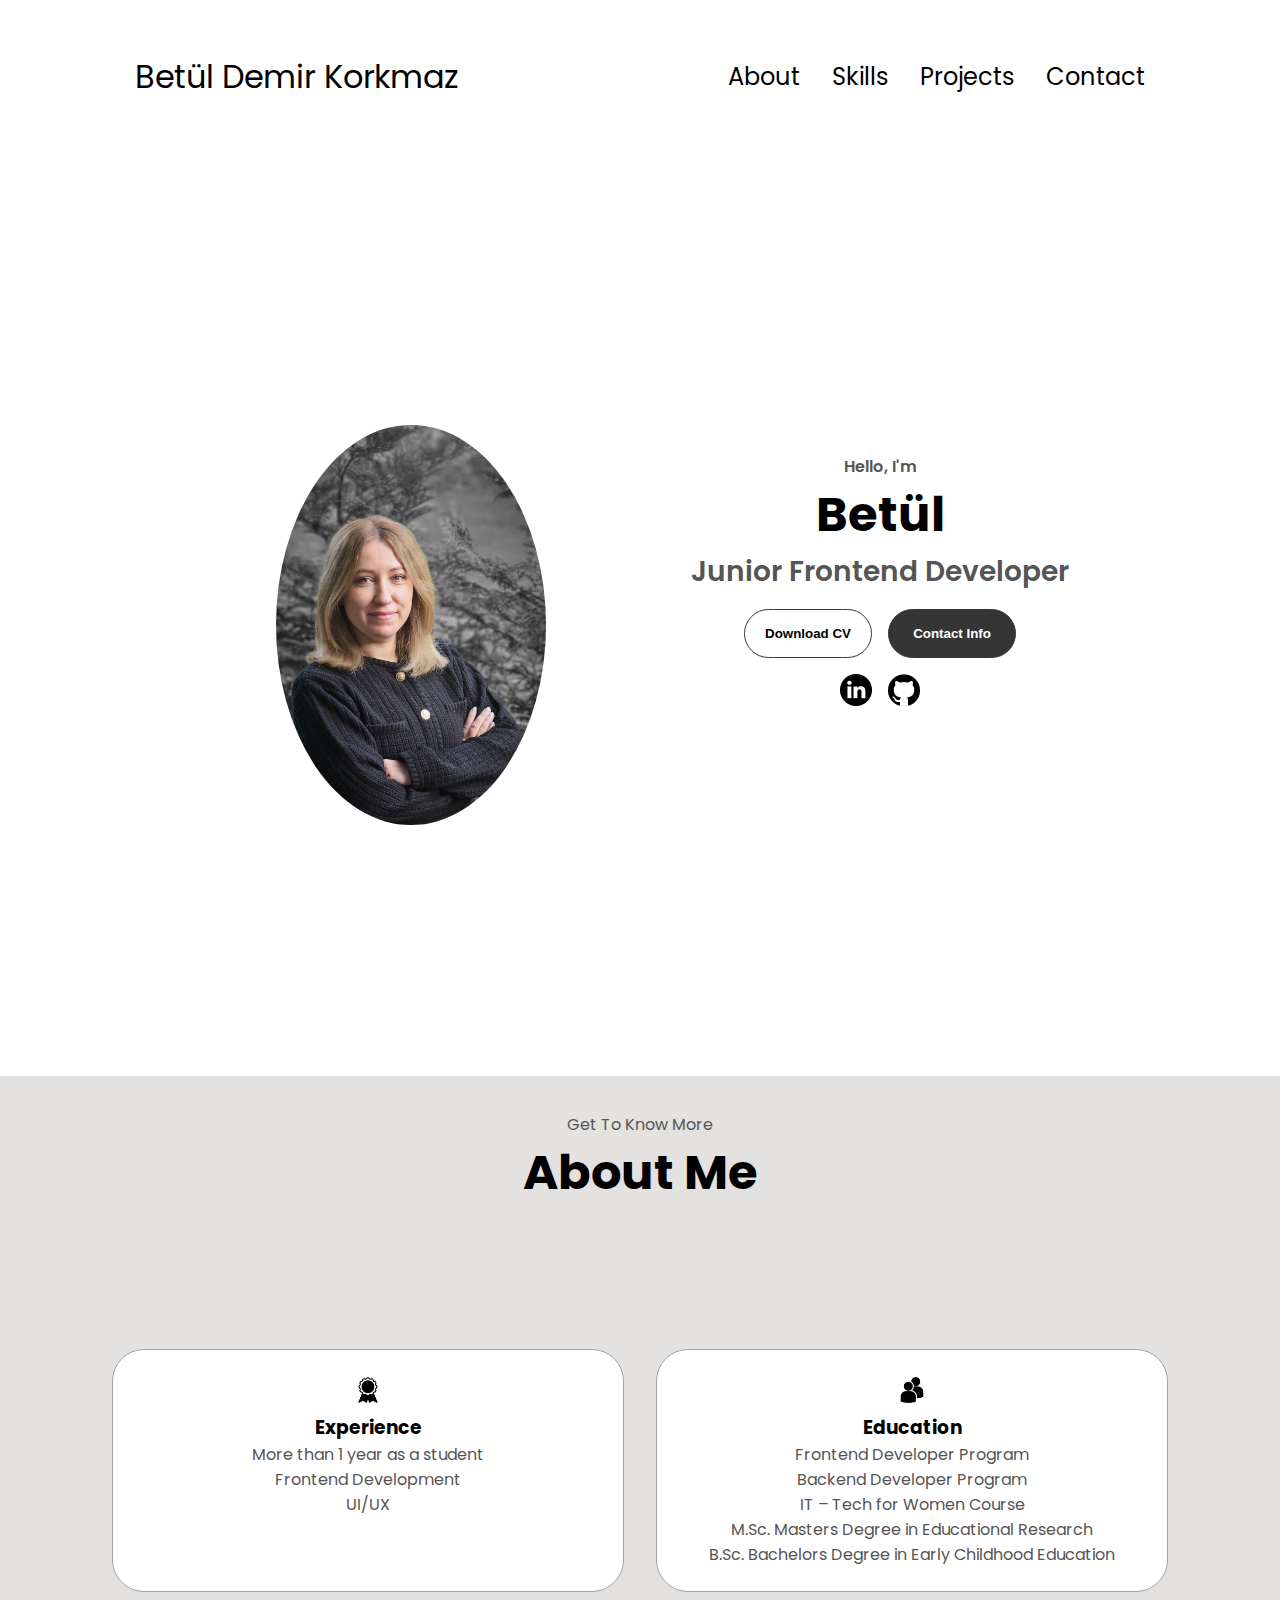
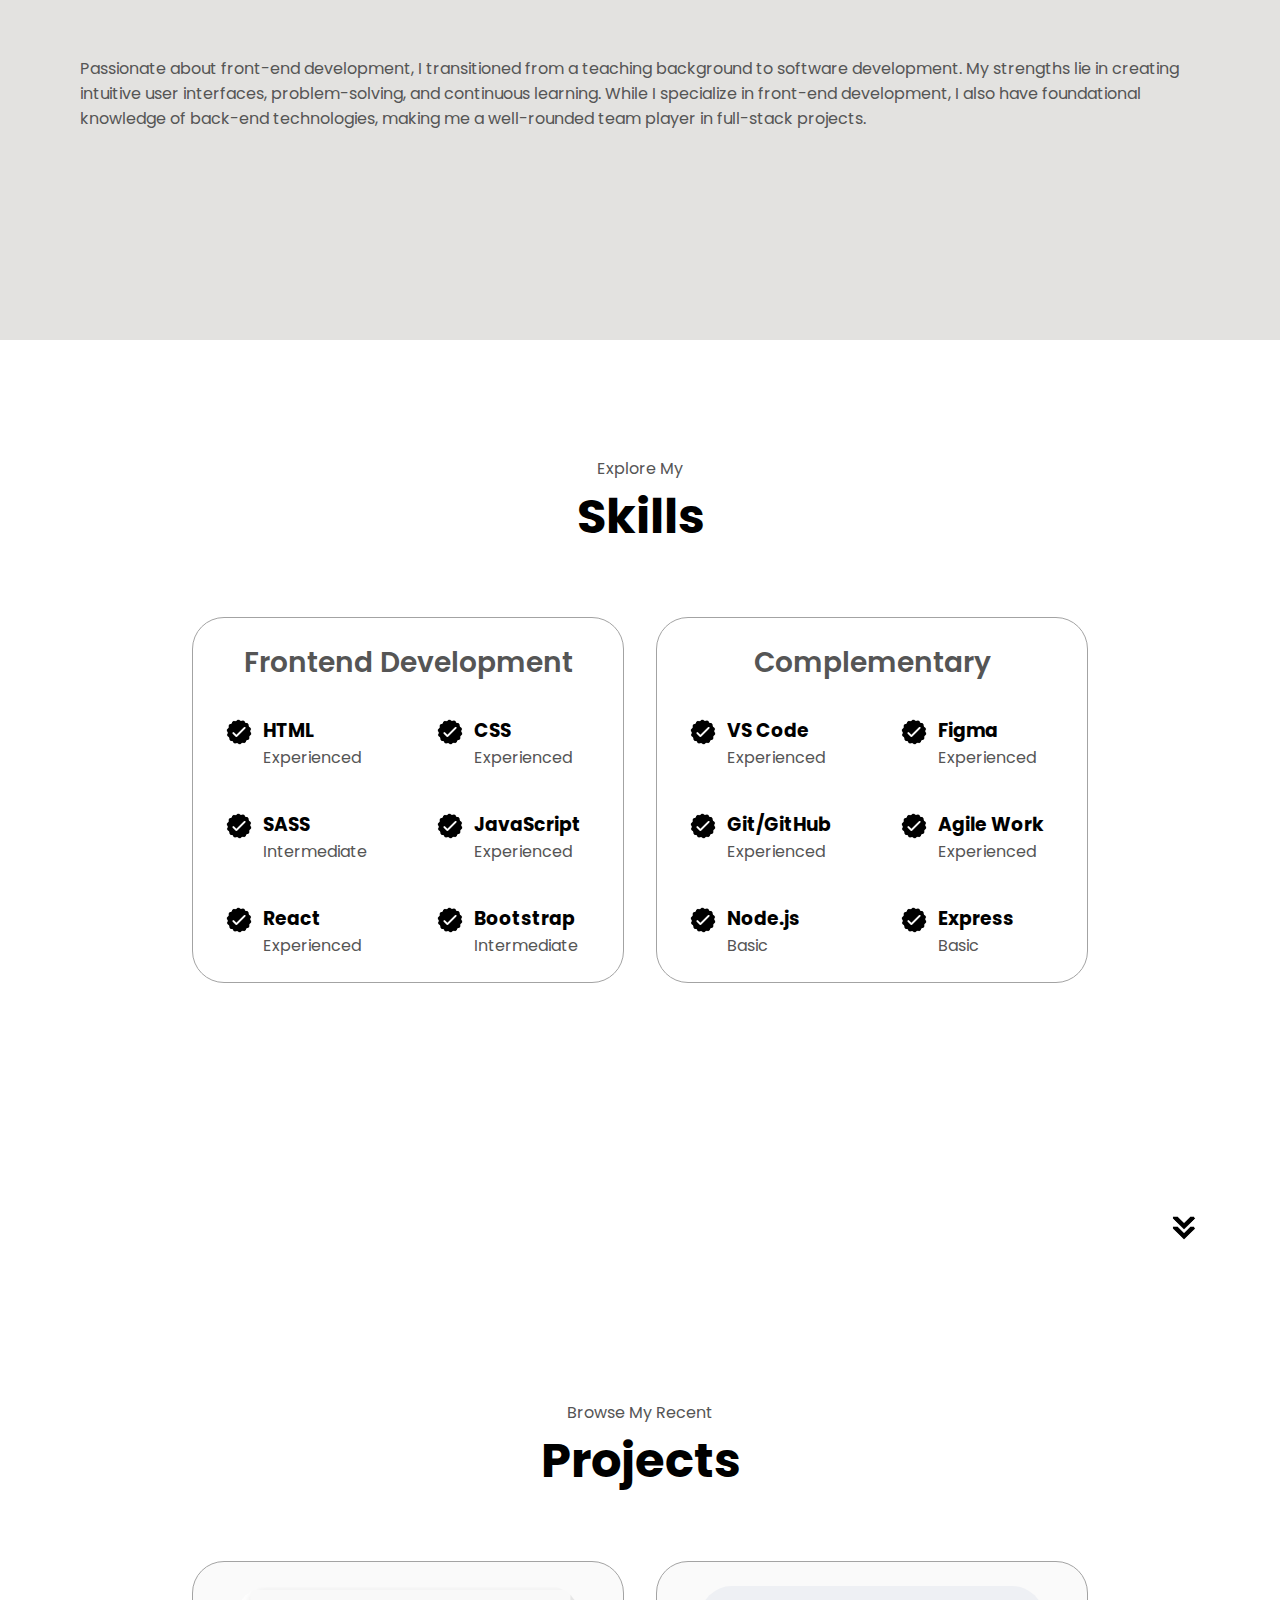
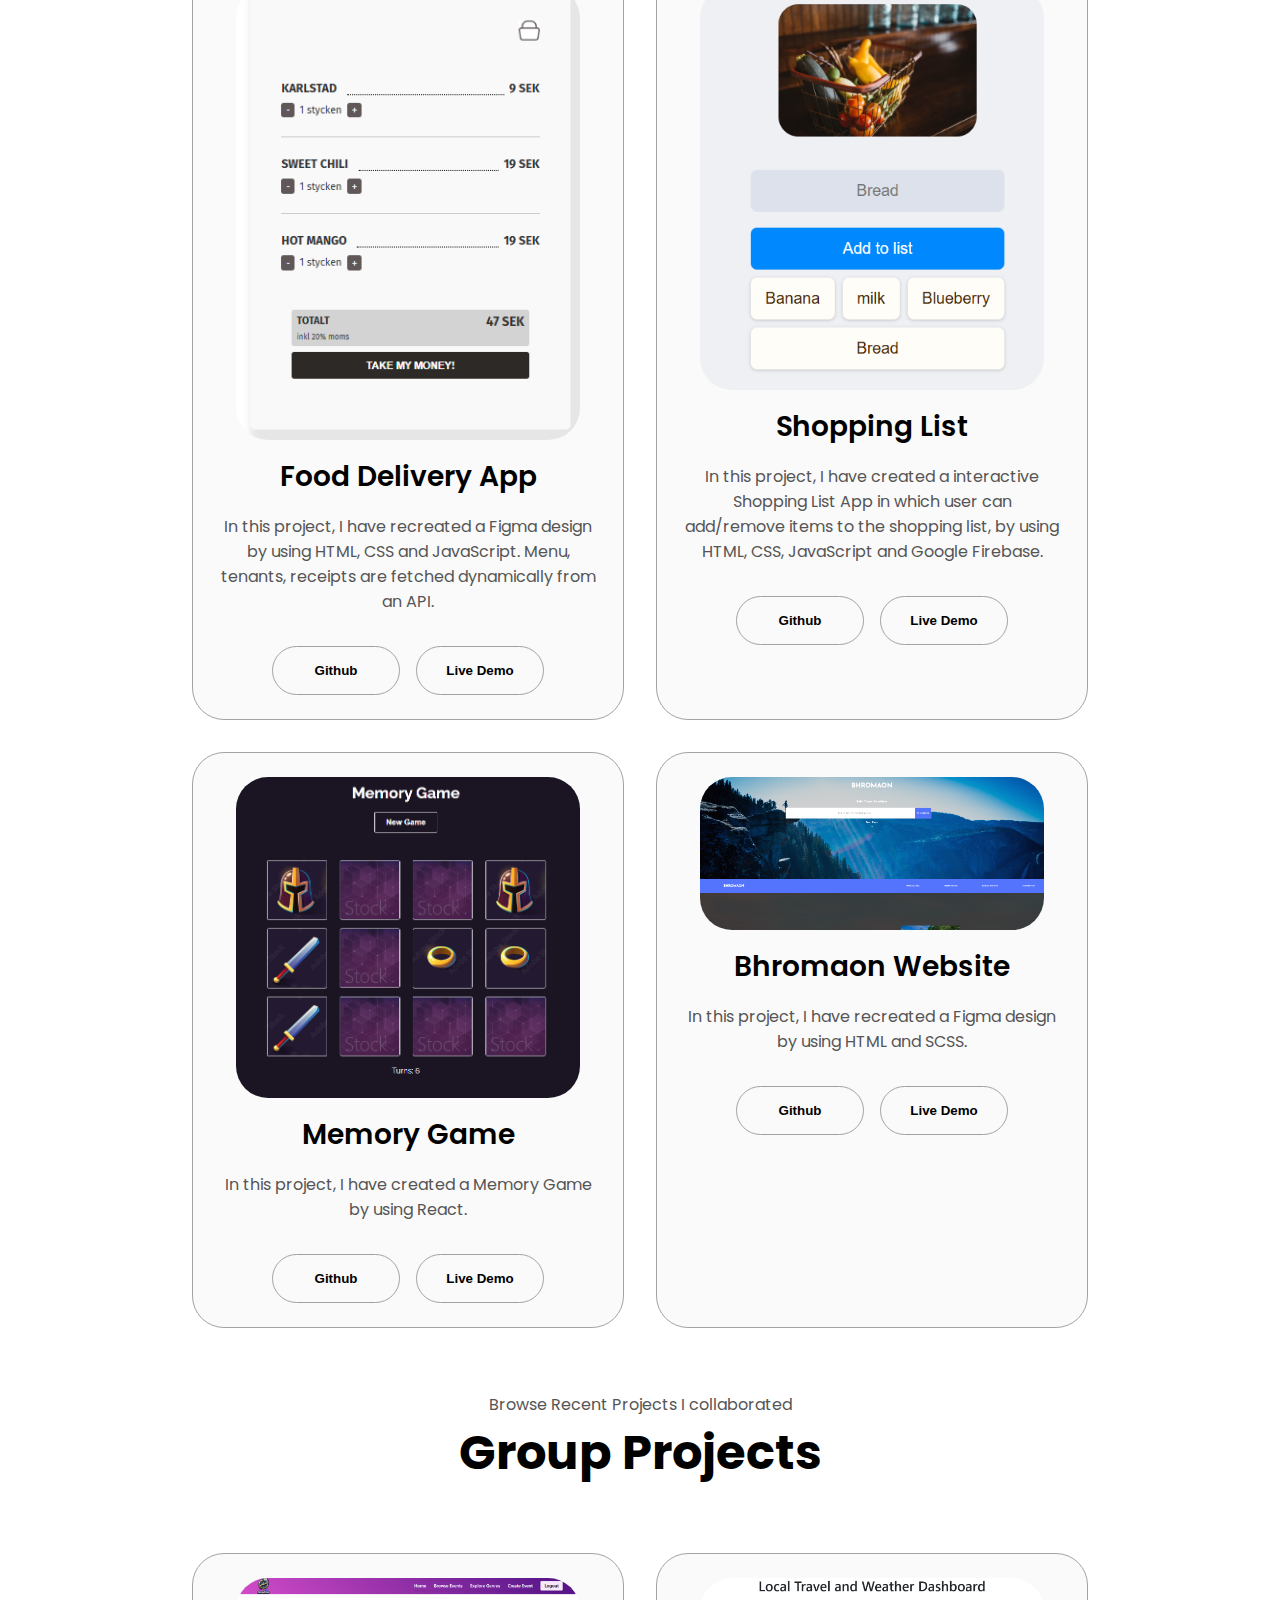
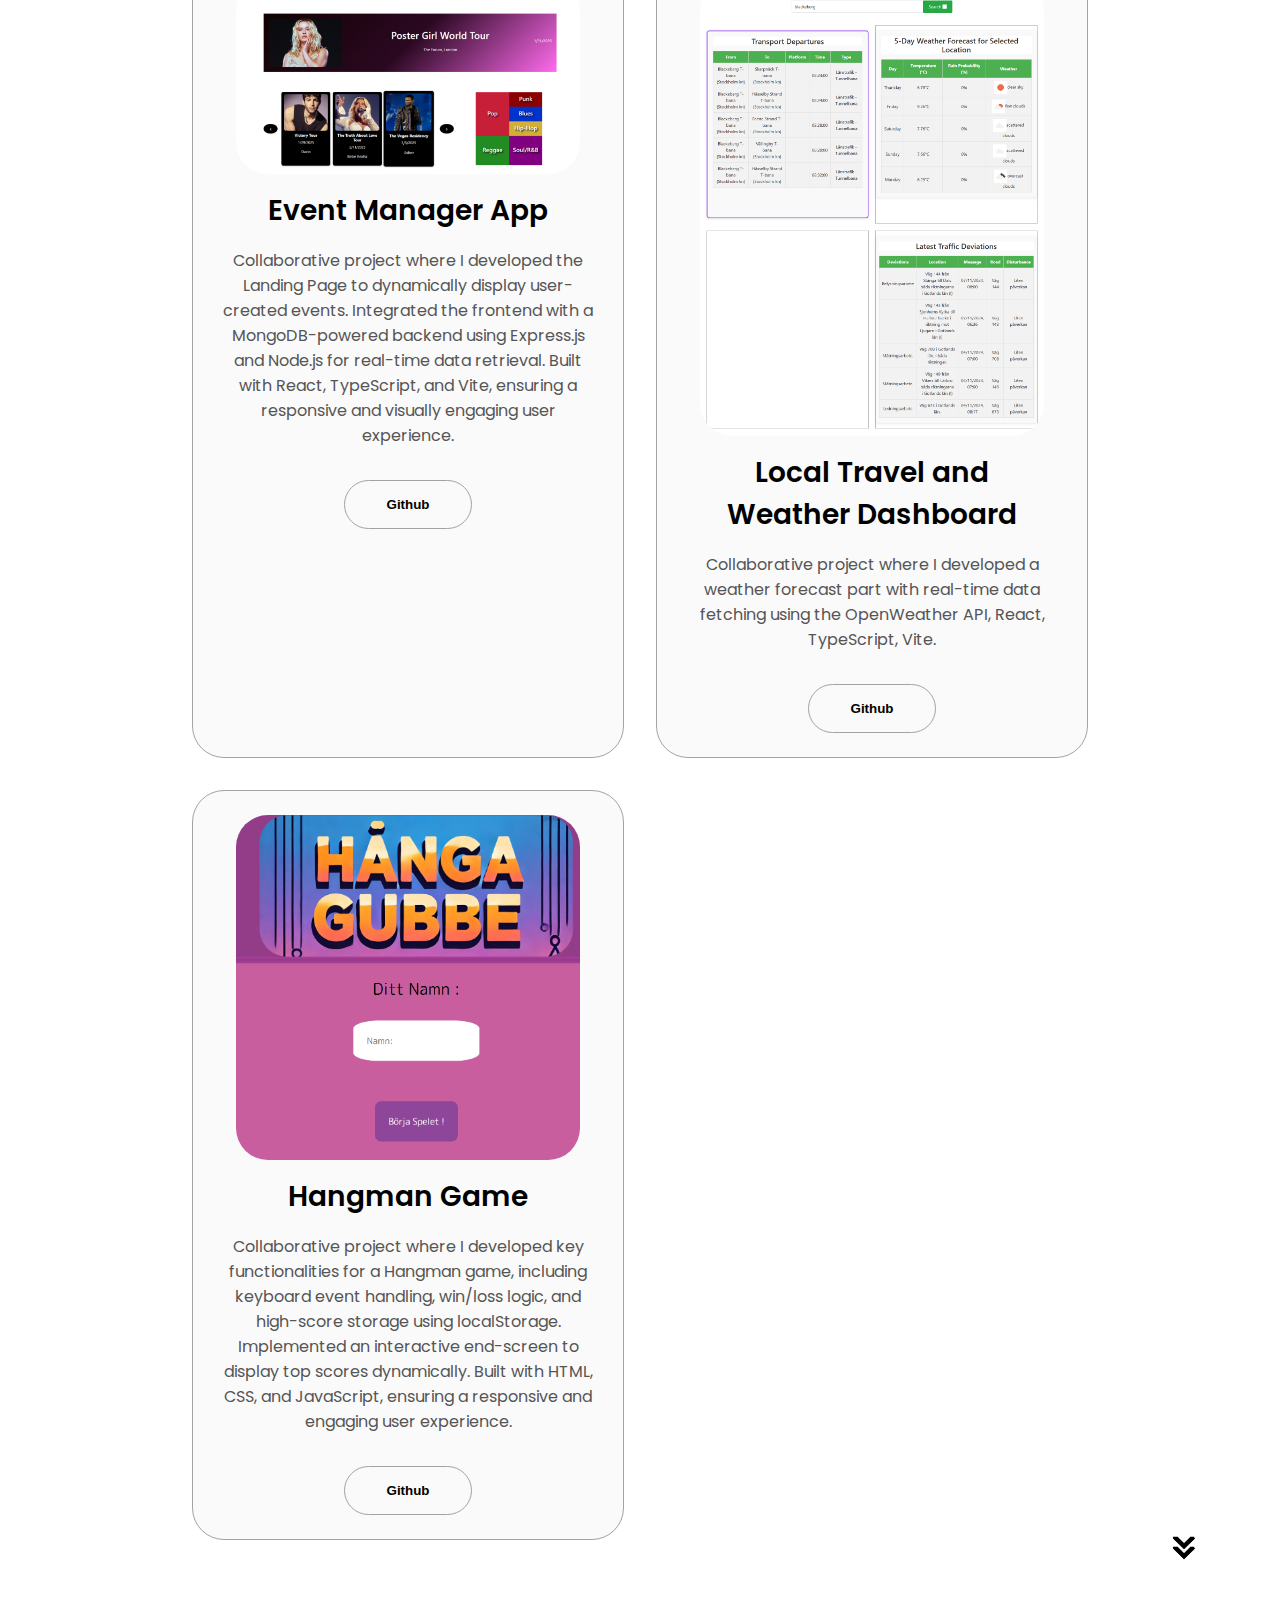
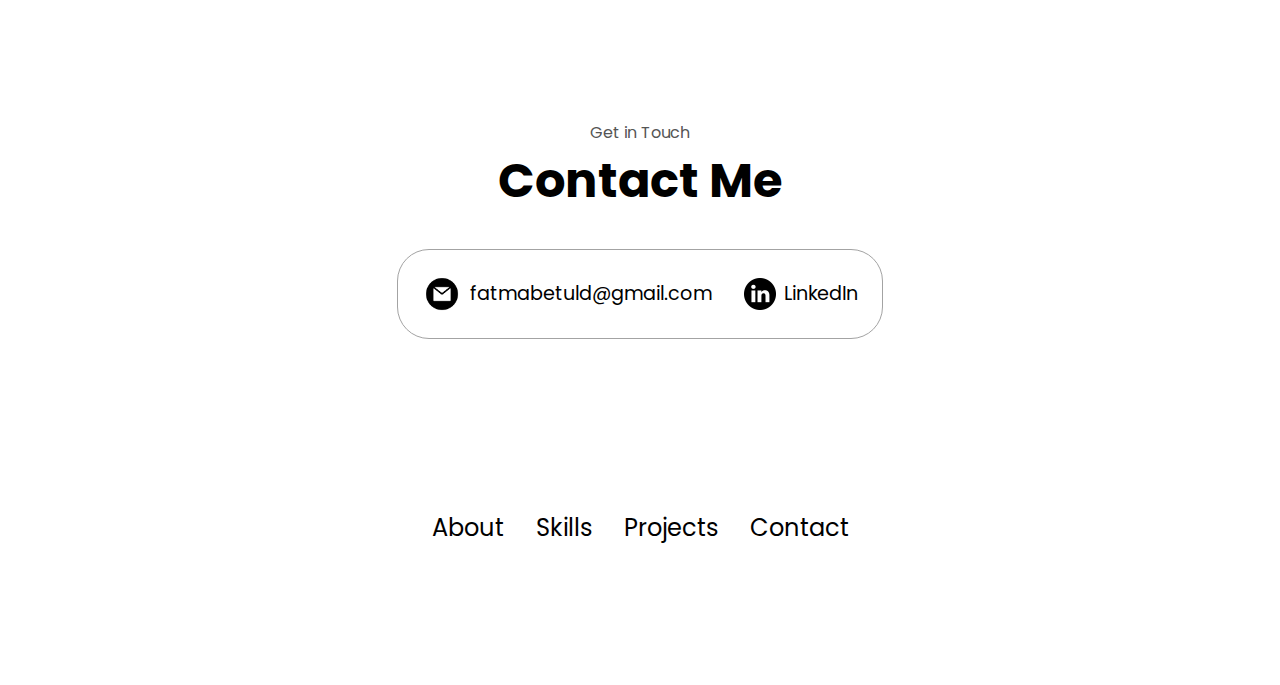
<file: index.html>
<!DOCTYPE html>
<html lang="en">
    <head>
        <meta charset="UTF-8" />
        <meta http-equiv="X-UA-Compatible" content="IE=edge" />
        <meta name="viewport" content="width=device-width, initial-scale=1.0" />
        <title>My Portfolio</title>
        <script src="script.js"></script>
        <link rel="stylesheet" href="styles/style.css" />
        <link rel="stylesheet" href="styles/mediaqueries.css" />
        <link
            rel="shortcut icon"
            href="/assets/favicon.ico"
            type="image/x-icon"
        />
    </head>
    <body>
        <nav id="desktop-nav">
            <div class="logo">Betül Demir Korkmaz</div>
            <div>
                <ul class="nav-links">
                    <li><a href="#about">About</a></li>
                    <li><a href="#experience">Skills</a></li>
                    <li><a href="#projects">Projects</a></li>
                    <li><a href="#contact">Contact</a></li>
                </ul>
            </div>
        </nav>
        <nav id="hamburger-nav">
            <div class="logo">Betül Demir Korkmaz</div>
            <div class="hamburger-menu">
                <div class="hamburger-icon" onclick="toggleMenu()">
                    <span></span>
                    <span></span>
                    <span></span>
                </div>
                <div class="menu-links">
                    <li><a href="#about" onclick="toggleMenu()">About</a></li>
                    <li>
                        <a href="#experience" onclick="toggleMenu()">Skills</a>
                    </li>
                    <li>
                        <a href="#projects" onclick="toggleMenu()">Projects</a>
                    </li>
                    <li>
                        <a href="#contact" onclick="toggleMenu()">Contact</a>
                    </li>
                </div>
            </div>
        </nav>
        <section id="profile">
            <div class="section__pic-container">
                <img
                    src="./assets/profile.jpg"
                    alt="Betül Demir profile picture"
                />
            </div>
            <div class="section__text">
                <p class="section__text__p1">Hello, I'm</p>
                <h1 class="title">Betül</h1>
                <p class="section__text__p2">Junior Frontend Developer</p>
                <div class="btn-container">
                    <button
                        class="btn btn-color-2"
                        onclick="window.open('./assets/Betul-Demir-CV.pdf')"
                    >
                        Download CV
                    </button>
                    <button
                        class="btn btn-color-1"
                        onclick="location.href='#contact'"
                    >
                        Contact Info
                    </button>
                </div>
                <div id="socials-container">
                    <img
                        src="./assets/linkedin.png"
                        alt="My LinkedIn profile"
                        class="icon"
                        onclick="location.href='www.linkedin.com/in/betuldemir'"
                    />
                    <img
                        src="./assets/github.png"
                        alt="My Github profile"
                        class="icon"
                        onclick="location.href='https://github.com/FBetulDemir'"
                    />
                </div>
            </div>
        </section>
        <section id="about">
            <p class="section__text__p1">Get To Know More</p>
            <h1 class="title">About Me</h1>
            <div class="section-container">
                <div class="about-details-container">
                    <div class="about-containers">
                        <div class="details-container">
                            <img
                                src="./assets/experience.png"
                                alt="Experience icon"
                                class="icon"
                            />
                            <h3>Experience</h3>
                            <p>
                                More than 1 year as a student<br />Frontend
                                Development <br />
                                UI/UX
                            </p>
                        </div>
                        <div class="details-container">
                            <img
                                src="./assets/education.png"
                                alt="Education icon"
                                class="icon"
                            />
                            <h3>Education</h3>
                            <p>
                                Frontend Developer Program <br />Backend
                                Developer Program <br />IT – Tech for Women
                                Course<br />M.Sc. Masters Degree in Educational
                                Research<br />B.Sc. Bachelors Degree in Early
                                Childhood Education
                            </p>
                        </div>
                    </div>
                    <div class="text-container">
                        <p>
                            Passionate about front-end development, I
                            transitioned from a teaching background to software
                            development. My strengths lie in creating intuitive
                            user interfaces, problem-solving, and continuous
                            learning. While I specialize in front-end
                            development, I also have foundational knowledge of
                            back-end technologies, making me a well-rounded team
                            player in full-stack projects.
                        </p>
                    </div>
                </div>
            </div>
            <img
                src="./assets/arrow.png"
                alt="Arrow icon"
                class="icon arrow"
                onclick="location.href='#experience'"
            />
        </section>
        <section id="experience">
            <p class="section__text__p1">Explore My</p>
            <h1 class="title">Skills</h1>
            <div class="experience-details-container">
                <div class="about-containers">
                    <div class="details-container">
                        <h2 class="experience-sub-title">
                            Frontend Development
                        </h2>
                        <div class="article-container">
                            <article>
                                <img
                                    src="./assets/checkmark.png"
                                    alt="Experience icon"
                                    class="icon"
                                />
                                <div>
                                    <h3>HTML</h3>
                                    <p>Experienced</p>
                                </div>
                            </article>
                            <article>
                                <img
                                    src="./assets/checkmark.png"
                                    alt="Experience icon"
                                    class="icon"
                                />
                                <div>
                                    <h3>CSS</h3>
                                    <p>Experienced</p>
                                </div>
                            </article>
                            <article>
                                <img
                                    src="./assets/checkmark.png"
                                    alt="Experience icon"
                                    class="icon"
                                />
                                <div>
                                    <h3>SASS</h3>
                                    <p>Intermediate</p>
                                </div>
                            </article>
                            <article>
                                <img
                                    src="./assets/checkmark.png"
                                    alt="Experience icon"
                                    class="icon"
                                />
                                <div>
                                    <h3>JavaScript</h3>
                                    <p>Experienced</p>
                                </div>
                            </article>
                            <article>
                                <img
                                    src="./assets/checkmark.png"
                                    alt="Experience icon"
                                    class="icon"
                                />
                                <div>
                                    <h3>React</h3>
                                    <p>Experienced</p>
                                </div>
                            </article>
                            <article>
                                <img
                                    src="./assets/checkmark.png"
                                    alt="Experience icon"
                                    class="icon"
                                />
                                <div>
                                    <h3>Bootstrap</h3>
                                    <p>Intermediate</p>
                                </div>
                            </article>
                            <!-- <article>
                <img
                  src="./assets/checkmark.png"
                  alt="Experience icon"
                  class="icon"
                />
                <div>
                  <h3>Tailwind</h3>
                  <p>Intermediate</p>
                </div>
              </article> -->
                        </div>
                    </div>
                    <div class="details-container">
                        <h2 class="experience-sub-title">Complementary</h2>
                        <div class="article-container">
                            <article>
                                <img
                                    src="./assets/checkmark.png"
                                    alt="Experience icon"
                                    class="icon"
                                />
                                <div>
                                    <h3>VS Code</h3>
                                    <p>Experienced</p>
                                </div>
                            </article>
                            <article>
                                <img
                                    src="./assets/checkmark.png"
                                    alt="Experience icon"
                                    class="icon"
                                />
                                <div>
                                    <h3>Figma</h3>
                                    <p>Experienced</p>
                                </div>
                            </article>
                            <article>
                                <img
                                    src="./assets/checkmark.png"
                                    alt="Experience icon"
                                    class="icon"
                                />
                                <div>
                                    <h3>Git/GitHub</h3>
                                    <p>Experienced</p>
                                </div>
                            </article>
                            <article>
                                <img
                                    src="./assets/checkmark.png"
                                    alt="Experience icon"
                                    class="icon"
                                />
                                <div>
                                    <h3>Agile Work</h3>
                                    <p>Experienced</p>
                                </div>
                            </article>
                            <article>
                                <img
                                    src="./assets/checkmark.png"
                                    alt="Experience icon"
                                    class="icon"
                                />
                                <div>
                                    <h3>Node.js</h3>
                                    <p>Basic</p>
                                </div>
                            </article>
                            <article>
                                <img
                                    src="./assets/checkmark.png"
                                    alt="Experience icon"
                                    class="icon"
                                />
                                <div>
                                    <h3>Express</h3>
                                    <p>Basic</p>
                                </div>
                            </article>
                        </div>
                    </div>
                </div>
            </div>
            <img
                src="./assets/arrow.png"
                alt="Arrow icon"
                class="icon arrow"
                onclick="location.href='#projects'"
            />
        </section>
        <section id="projects">
            <p class="section__text__p1">Browse My Recent</p>
            <h1 class="title">Projects</h1>
            <div class="experience-details-container">
                <div class="about-containers projects-grid">
                    <div class="details-container color-container">
                        <div class="article-container">
                            <img
                                src="./assets/food-truck.png"
                                alt="Project 1"
                                class="project-img"
                            />
                        </div>
                        <h2 class="experience-sub-title project-title">
                            Food Delivery App
                        </h2>
                        <p class="project-description">
                            In this project, I have recreated a Figma design by
                            using HTML, CSS and JavaScript. Menu, tenants,
                            receipts are fetched dynamically from an API.
                        </p>
                        <div class="btn-container">
                            <button
                                class="btn btn-color-2 project-btn"
                                onclick="location.href='https://github.com/FBetulDemir/food-truck-webapp.git'"
                            >
                                Github
                            </button>
                            <button
                                class="btn btn-color-2 project-btn"
                                onclick="location.href='https://food-truck-delivery-app.netlify.app/'"
                            >
                                Live Demo
                            </button>
                        </div>
                    </div>
                    <div class="details-container color-container">
                        <div class="article-container">
                            <img
                                src="./assets/shopping-list.png"
                                alt="Project 2"
                                class="project-img"
                            />
                        </div>
                        <h2 class="experience-sub-title project-title">
                            Shopping List
                        </h2>
                        <p class="project-description">
                            In this project, I have created a interactive
                            Shopping List App in which user can add/remove items
                            to the shopping list, by using HTML, CSS, JavaScript
                            and Google Firebase.
                        </p>
                        <div class="btn-container">
                            <button
                                class="btn btn-color-2 project-btn"
                                onclick="location.href='https://github.com/FBetulDemir/shopping-list.git'"
                            >
                                Github
                            </button>
                            <button
                                class="btn btn-color-2 project-btn"
                                onclick="location.href='https://betuls-shopping-list.netlify.app/'"
                            >
                                Live Demo
                            </button>
                        </div>
                    </div>
                    <!-- <div class="details-container color-container">
            <div class="article-container">
              <img
                src="./assets/project_3.png"
                alt="Project 3"
                class="project-img"
              />
            </div>
            <h2 class="experience-sub-title project-title">Expanding Gallery</h2>
            <p class="project-description">In this project, I have created an expanding gallery by using HTML, CSS and JavaScript.</p>
            <div class="btn-container">
              <button
                class="btn btn-color-2 project-btn"
                onclick="location.href='https://github.com/FBetulDemir/expanding_gallery.git'"
              >
                Github
              </button>
              <button
                class="btn btn-color-2 project-btn"
                onclick="location.href='https://fbetuldemir.github.io/expanding_gallery/'"
              >
                Live Demo
              </button>
            </div>
          </div> -->
                    <div class="details-container color-container">
                        <div class="article-container">
                            <img
                                src="./assets/memory-game.png"
                                alt="Project 2"
                                class="project-img"
                            />
                        </div>
                        <h2 class="experience-sub-title project-title">
                            Memory Game
                        </h2>
                        <p class="project-description">
                            In this project, I have created a Memory Game by
                            using React.
                        </p>
                        <div class="btn-container">
                            <button
                                class="btn btn-color-2 project-btn"
                                onclick="location.href='https://github.com/FBetulDemir/memory_game.git'"
                            >
                                Github
                            </button>
                            <button
                                class="btn btn-color-2 project-btn"
                                onclick="location.href='https://betuls-memory-game.netlify.app/'"
                            >
                                Live Demo
                            </button>
                        </div>
                    </div>
                    <div class="details-container color-container">
                        <div class="article-container">
                            <img
                                src="./assets/project_1.png"
                                alt="Project 1"
                                class="project-img"
                            />
                        </div>
                        <h2 class="experience-sub-title project-title">
                            Bhromaon Website
                        </h2>
                        <p class="project-description">
                            In this project, I have recreated a Figma design by
                            using HTML and SCSS.
                        </p>
                        <div class="btn-container">
                            <button
                                class="btn btn-color-2 project-btn"
                                onclick="location.href='https://github.com/FBetulDemir/bhromaon_website.git '"
                            >
                                Github
                            </button>
                            <button
                                class="btn btn-color-2 project-btn"
                                onclick="location.href='https://fbetuldemir.github.io/bhromaon_website/'"
                            >
                                Live Demo
                            </button>
                        </div>
                    </div>
                </div>
            </div>
            <p class="section__text__p1">
                Browse Recent Projects I collaborated
            </p>
            <h1 class="title">Group Projects</h1>
            <div class="experience-details-container">
                <div class="about-containers projects-grid">
                    <div class="details-container color-container">
                        <div class="article-container">
                            <img
                                src="./assets/event-manager.png"
                                alt="Project 1"
                                class="project-img"
                            />
                        </div>
                        <h2 class="experience-sub-title project-title">
                            Event Manager App
                        </h2>
                        <p class="project-description">
                            Collaborative project where I developed the Landing
                            Page to dynamically display user-created events.
                            Integrated the frontend with a MongoDB-powered
                            backend using Express.js and Node.js for real-time
                            data retrieval. Built with React, TypeScript, and
                            Vite, ensuring a responsive and visually engaging
                            user experience.
                        </p>
                        <div class="btn-container">
                            <button
                                class="btn btn-color-2 project-btn"
                                onclick="location.href='https://github.com/FBetulDemir/event-manager.git'"
                            >
                                Github
                            </button>
                        </div>
                    </div>
                    <div class="details-container color-container">
                        <div class="article-container">
                            <img
                                src="./assets/weather-dashboard.png"
                                alt="Project 1"
                                class="project-img"
                            />
                        </div>
                        <h2 class="experience-sub-title project-title">
                            Local Travel and Weather Dashboard
                        </h2>
                        <p class="project-description">
                            Collaborative project where I developed a weather
                            forecast part with real-time data fetching using the
                            OpenWeather API, React, TypeScript, Vite.
                        </p>
                        <div class="btn-container">
                            <button
                                class="btn btn-color-2 project-btn"
                                onclick="location.href='https://github.com/FBetulDemir/local-insights.git'"
                            >
                                Github
                            </button>
                        </div>
                    </div>
                    <div class="details-container color-container">
                        <div class="article-container">
                            <img
                                src="./assets/hangman.png"
                                alt="Project 1"
                                class="project-img"
                            />
                        </div>
                        <h2 class="experience-sub-title project-title">
                            Hangman Game
                        </h2>
                        <p class="project-description">
                            Collaborative project where I developed key
                            functionalities for a Hangman game, including
                            keyboard event handling, win/loss logic, and
                            high-score storage using localStorage. Implemented
                            an interactive end-screen to display top scores
                            dynamically. Built with HTML, CSS, and JavaScript,
                            ensuring a responsive and engaging user experience.
                        </p>
                        <div class="btn-container">
                            <button
                                class="btn btn-color-2 project-btn"
                                onclick="location.href='https://github.com/FBetulDemir/hangman-game-group-project.git'"
                            >
                                Github
                            </button>
                        </div>
                    </div>
                </div>
            </div>
            <img
                src="./assets/arrow.png"
                alt="Arrow icon"
                class="icon arrow"
                onclick="location.href='#contact'"
            />
        </section>
        <section id="contact">
            <p class="section__text__p1">Get in Touch</p>
            <h1 class="title">Contact Me</h1>
            <div class="contact-info-upper-container">
                <div class="contact-info-container">
                    <img
                        src="./assets/email.png"
                        alt="Email icon"
                        class="icon contact-icon email-icon"
                    />
                    <p>
                        <a href="mailto:examplemail@gmail.com"
                            >fatmabetuld@gmail.com</a
                        >
                    </p>
                </div>
                <div class="contact-info-container">
                    <img
                        src="./assets/linkedin.png"
                        alt="LinkedIn icon"
                        class="icon contact-icon"
                    />
                    <p>
                        <a href="www.linkedin.com/in/betuldemir" target="_blank"
                            >LinkedIn</a
                        >
                    </p>
                </div>
            </div>
        </section>
        <footer>
            <nav>
                <div class="nav-links-container">
                    <ul class="nav-links">
                        <li><a href="#about">About</a></li>
                        <li><a href="#experience">Skills</a></li>
                        <li><a href="#projects">Projects</a></li>
                        <li><a href="#contact">Contact</a></li>
                    </ul>
                </div>
            </nav>
            <!-- <p>Copyright &#169; 2024 Betül Demir. All Rights Reserved.</p> -->
        </footer>
        
    </body>
</html>
</file>
<file: styles/style.css>
/* GENERAL */

@import url("https://fonts.googleapis.com/css2?family=Poppins:wght@300;400;500;600&display=swap");

* {
  margin: 0;
  padding: 0;
}

body {
  font-family: "Poppins", sans-serif;
}

html {
  scroll-behavior: smooth;
}

p {
  color: rgb(85, 85, 85);
}

/* TRANSITION */

a,
.btn {
  transition: all 300ms ease;
}

/* DESKTOP NAV */

nav,
.nav-links {
  display: flex;
}

nav {
  justify-content: space-around;
  align-items: center;
  height: 17vh;
}

.nav-links {
  gap: 2rem;
  list-style: none;
  font-size: 1.5rem;
}

a {
  color: black;
  text-decoration: none;
  text-decoration-color: white;
}

a:hover {
  color: grey;
  text-decoration: underline;
  text-underline-offset: 1rem;
  text-decoration-color: rgb(181, 181, 181);
}

.logo {
  font-size: 2rem;
}

.logo:hover {
  cursor: default;
}

/* HAMBURGER MENU */

#hamburger-nav {
  display: none;
}

.hamburger-menu {
  position: relative;
  display: inline-block;
}

.hamburger-icon {
  display: flex;
  flex-direction: column;
  justify-content: space-between;
  height: 24px;
  width: 30px;
  cursor: pointer;
}

.hamburger-icon span {
  width: 100%;
  height: 2px;
  background-color: black;
  transition: all 0.3 ease-in-out;
}

.menu-links {
  position: absolute;
  top: 100%;
  right: 0;
  background-color: white;
  width: fit-content;
  max-height: 0;
  overflow: hidden;
  transition: all 0.3 ease-in-out;
}

.menu-links a {
  display: block;
  padding: 10px;
  text-align: center;
  font-size: 1.5rem;
  color: black;
  text-decoration: none;
  transition: all 0.3 ease-in-out;
}

.menu-links li {
  list-style: none;
}

.menu-links.open {
  max-height: 300px;
}

.hamburger-icon.open span:first-child {
  transform: rotate(45deg) translate(10px, 5px);
}

.hamburger-icon.open span:nth-child(2) {
  opacity: 0;
}

.hamburger-icon.open span:last-child {
  transform: rotate(-45deg) translate(10px, -5px);
}

.hamburger-icon span:first-child {
  transform: none;
}

.hamburger-icon span:first-child {
  opacity: 1;
}

.hamburger-icon span:first-child {
  transform: none;
}

/* SECTIONS */

section {
  padding-top: 4vh;
  height: 96vh;
  margin: 5rem 10rem;
  box-sizing: border-box;
  min-height: fit-content;
}

.section-container {
  display: flex;
}

/* PROFILE SECTION */

#profile {
  display: flex;
  justify-content: center;
  gap: 5rem;
  height: 80vh;
}

.section__pic-container{
  display: flex;
  justify-content: center;
  height: 400px;
  width: 400px;
  margin: auto 0;
}
.section__pic-container img{
  border-radius: 50%;
}

.section__text {
  align-self: center;
  text-align: center;
}

.section__text p {
  font-weight: 600;
}

.section__text__p1 {
  text-align: center;
}

.section__text__p2 {
  font-size: 1.75rem;
  margin-bottom: 1rem;
}

.title {
  font-size: 3rem;
  text-align: center;
}

#socials-container {
  display: flex;
  justify-content: center;
  margin-top: 1rem;
  gap: 1rem;
  margin-bottom: 10vh;
}

/* ICONS */

.icon {
  cursor: pointer;
  height: 2rem;
}

/* BUTTONS */

.btn-container {
  display: flex;
  justify-content: center;
  gap: 1rem;
}

.btn {
  font-weight: 600;
  transition: all 300ms ease;
  padding: 1rem;
  width: 8rem;
  border-radius: 2rem;
}

.btn-color-1,
.btn-color-2 {
  border: rgb(53, 53, 53) 0.1rem solid;
}

.btn-color-1:hover,
.btn-color-2:hover {
  cursor: pointer;
}

.btn-color-1,
.btn-color-2:hover {
  background: rgb(53, 53, 53);
  color: white;
}

.btn-color-1:hover {
  background: rgb(0, 0, 0);
}

.btn-color-2 {
  background: none;
}

.btn-color-2:hover {
  border: rgb(255, 255, 255) 0.1rem solid;
}

.btn-container {
  gap: 1rem;
}

/* ABOUT SECTION */

#about {
  position: relative;
  /* margin-bottom: 10vh; */
  margin: 5em 0;
  background-color: rgb(227, 226, 224);
}

.about-containers {
  gap: 2rem;
  margin: 4em 2em;
}

.about-details-container {
  justify-content: center;
  flex-direction: column;
  margin: 3em 5em;
}

.about-details-container .text-container{
  margin-bottom: 4em;
}

.about-containers,
.about-details-container {
  display: flex;
}

.about-pic {
  border-radius: 2rem;
}

.arrow {
  position: absolute;
  right: -5rem;
  bottom: 2.5rem;
}

.details-container {
  padding: 1.5rem;
  flex: 1;
  background: white;
  border-radius: 2rem;
  border: rgb(53, 53, 53) 0.1rem solid;
  border-color: rgb(163, 163, 163);
  text-align: center;
}

.section-container {
  gap: 4rem;
  height: 80%;
}

.section__pic-container {
  height: 400px;
  width: 400px;
  margin: auto 0;
}

/* EXPERIENCE SECTION */

#experience {
  position: relative;
}

.experience-sub-title {
  color: rgb(85, 85, 85);
  font-weight: 600;
  font-size: 1.75rem;
  margin-bottom: 2rem;
}

.experience-details-container {
  display: flex;
  justify-content: center;
  flex-direction: column;
}

.article-container {
  display: flex;
  text-align: initial;
  flex-wrap: wrap;
  flex-direction: row;
  gap: 2.5rem;
  justify-content: space-around;
}

article {
  display: flex;
  width: 10rem;
  gap: 0.5rem;
}

article .icon {
  cursor: default;
}

/* PROJECTS SECTION */

#projects {
  position: relative;
}

.projects-grid{
  display: grid;
  grid-template-columns: 1fr 1fr;
}

.project-description{
  margin-bottom: 2rem;
}

.color-container {
  border-color: rgb(163, 163, 163);
  background: rgb(250, 250, 250);
}

.project-img {
  border-radius: 2rem;
  width: 90%;
  height: 90%;
}

.project-title {
  margin: 1rem;
  color: black;
}

.project-btn {
  color: black;
  border-color: rgb(163, 163, 163);
}

/* CONTACT */

#contact {
  display: flex;
  justify-content: center;
  flex-direction: column;
  height: 70vh;
}

.contact-info-upper-container {
  display: flex;
  justify-content: center;
  border-radius: 2rem;
  border: rgb(53, 53, 53) 0.1rem solid;
  border-color: rgb(163, 163, 163);
  background: (250, 250, 250);
  margin: 2rem auto;
  padding: 0.5rem;
}

.contact-info-container {
  display: flex;
  align-items: center;
  justify-content: center;
  gap: 0.5rem;
  margin: 1rem;
}

.contact-info-container p {
  font-size: larger;
}

.contact-icon {
  cursor: default;
}

.email-icon {
  height: 2.5rem;
}

/* FOOTER SECTION */

footer {
  height: 26vh;
  margin: 0 1rem;
}

footer p {
  text-align: center;
}
</file>
<file: styles/mediaqueries.css>
@media screen and (max-width: 1400px) {
  #profile {
    height: 83vh;
    margin-bottom: 6rem;
  }
  .about-containers {
    flex-wrap: wrap;
  }
  #contact,
  #projects {
    height: fit-content;
  }
}

@media screen and (max-width: 1200px) {
  #desktop-nav {
    display: none;
  }
  #hamburger-nav {
    display: flex;
  }
  #experience,
  .experience-details-container {
    margin-top: 2rem;
  }
  #profile,
  .section-container {
    display: block;
  }
  .arrow {
    display: none;
  }
  section,
  .section-container {
    height: fit-content;
  }
  section {
    margin: 0 5%;
  }
  .section__pic-container {
    width: 275px;
    height: 275px;
    margin: 0 auto 2rem;
  }
  .about-containers {
    margin-top: 0;
  }
}

@media screen and (max-width: 800px){
  .projects-grid{
    display: grid;
    grid-template-columns: 1fr;
  }
}

@media screen and (max-width: 700px) {
  #contact,
  footer {
    height: 40vh;
  }
  #profile {
    height: 83vh;
    margin-bottom: 0;
  }
  article {
    font-size: 1rem;
  }
  footer nav {
    height: fit-content;
    margin-bottom: 2rem;
  }
  .about-containers,
  .contact-info-upper-container,
  .btn-container {
    flex-wrap: wrap;
  }
  .contact-info-container {
    margin: 0;
  }
  .contact-info-container p,
  .nav-links li a {
    font-size: 1rem;
  }
  .experience-sub-title {
    font-size: 1.25rem;
  }
  .logo {
    font-size: 1.5rem;
  }
  .nav-links {
    flex-direction: column;
    gap: 0.5rem;
    text-align: center;
  }
  .section__pic-container {
    width: auto;
    height: 46vw;
    justify-content: center;
  }
  .section__text__p2 {
    font-size: 1.25rem;
  }
  .title {
    font-size: 2rem;
  }
  .text-container {
    text-align: justify;
  }


}
</file>
